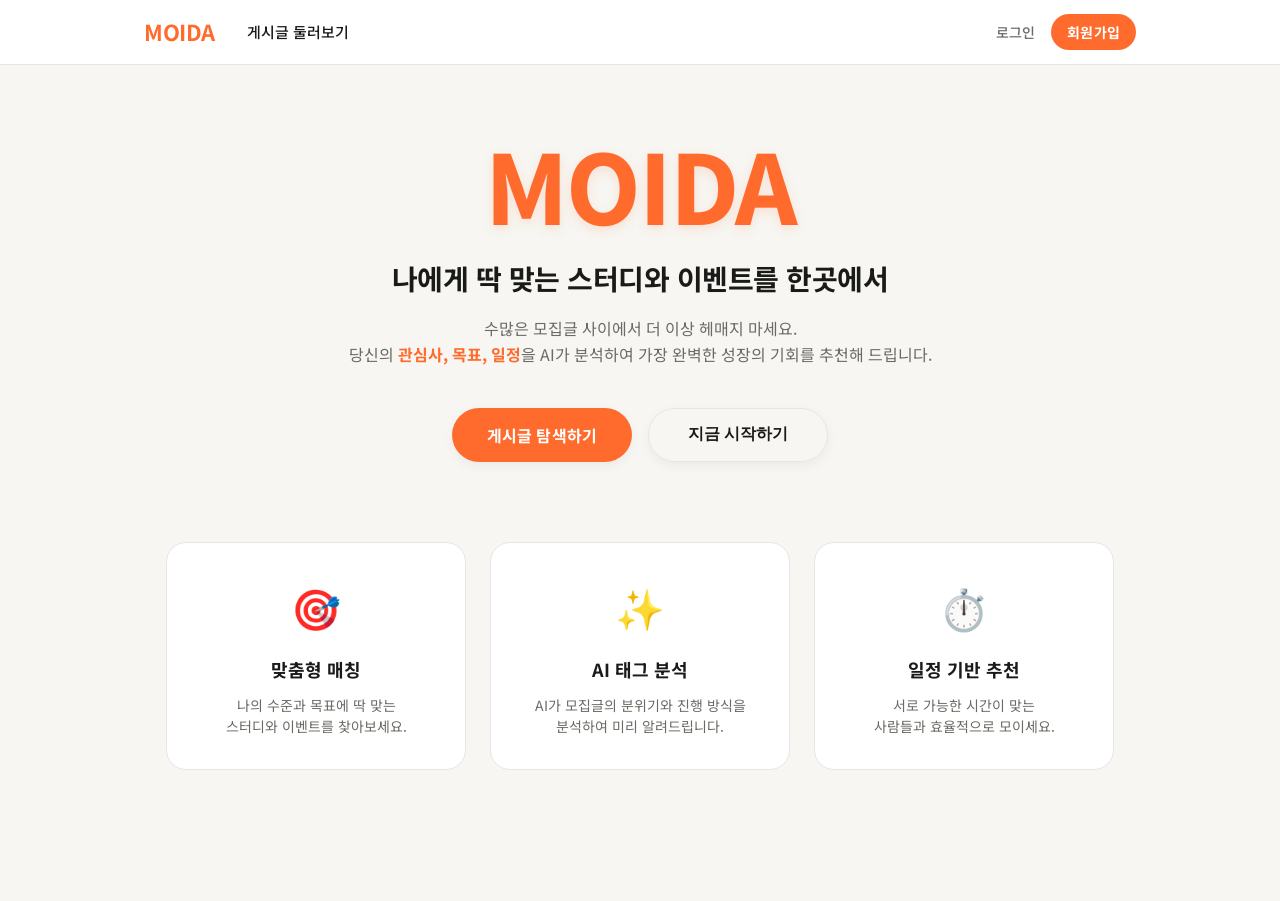
<file: src/main/resources/static/index.html>
<!DOCTYPE html>
<html lang="ko">
<head>
    <meta charset="UTF-8" />
    <meta name="viewport" content="width=device-width, initial-scale=1.0" />
    <title>MOIDA - 스터디·이벤트 매칭 플랫폼</title>
    <link href="https://fonts.googleapis.com/css2?family=Noto+Sans+KR:wght@400;500;700&display=swap" rel="stylesheet">
    <link rel="stylesheet" href="css/common.css" />
    <link rel="stylesheet" href="css/main.css" />
</head>
<body>

<header class="app-header">
    <div class="header-container main-header">
        <div class="header-left">
            <a href="index.html" class="header-logo">MOIDA</a>
            <nav class="header-nav">
                <a href="post.html" class="nav-link">게시글 둘러보기</a>
            </nav>
        </div>

        <div class="header-auth">
            <a href="login.html" class="btn-text">로그인</a>
            <a href="signup.html" class="btn-primary btn-sm">회원가입</a>
        </div>
    </div>
</header>

<main class="main-wrapper">
    <section class="hero-section">
        <h1 class="hero-logo">MOIDA</h1>
        <h2 class="hero-title">나에게 딱 맞는 스터디와 이벤트를 한곳에서</h2>
        <p class="hero-desc">
            수많은 모집글 사이에서 더 이상 헤매지 마세요.<br>
            당신의 <b>관심사, 목표, 일정</b>을 AI가 분석하여 가장 완벽한 성장의 기회를 추천해 드립니다.
        </p>

        <div class="hero-actions">
            <button class="btn-primary hero-btn" onclick="location.href='post.html'">게시글 탐색하기</button>
            <button class="btn-outline hero-btn" onclick="location.href='login.html'">지금 시작하기</button>
        </div>
    </section>

    <section class="features-section">
        <div class="feature-card">
            <div class="feature-icon">🎯</div>
            <h3 class="feature-title">맞춤형 매칭</h3>
            <p class="feature-desc">나의 수준과 목표에 딱 맞는<br>스터디와 이벤트를 찾아보세요.</p>
        </div>
        <div class="feature-card">
            <div class="feature-icon">✨</div>
            <h3 class="feature-title">AI 태그 분석</h3>
            <p class="feature-desc">AI가 모집글의 분위기와 진행 방식을<br>분석하여 미리 알려드립니다.</p>
        </div>
        <div class="feature-card">
            <div class="feature-icon">⏱️</div>
            <h3 class="feature-title">일정 기반 추천</h3>
            <p class="feature-desc">서로 가능한 시간이 맞는<br>사람들과 효율적으로 모이세요.</p>
        </div>
    </section>
</main>

</body>
</html>
</file>
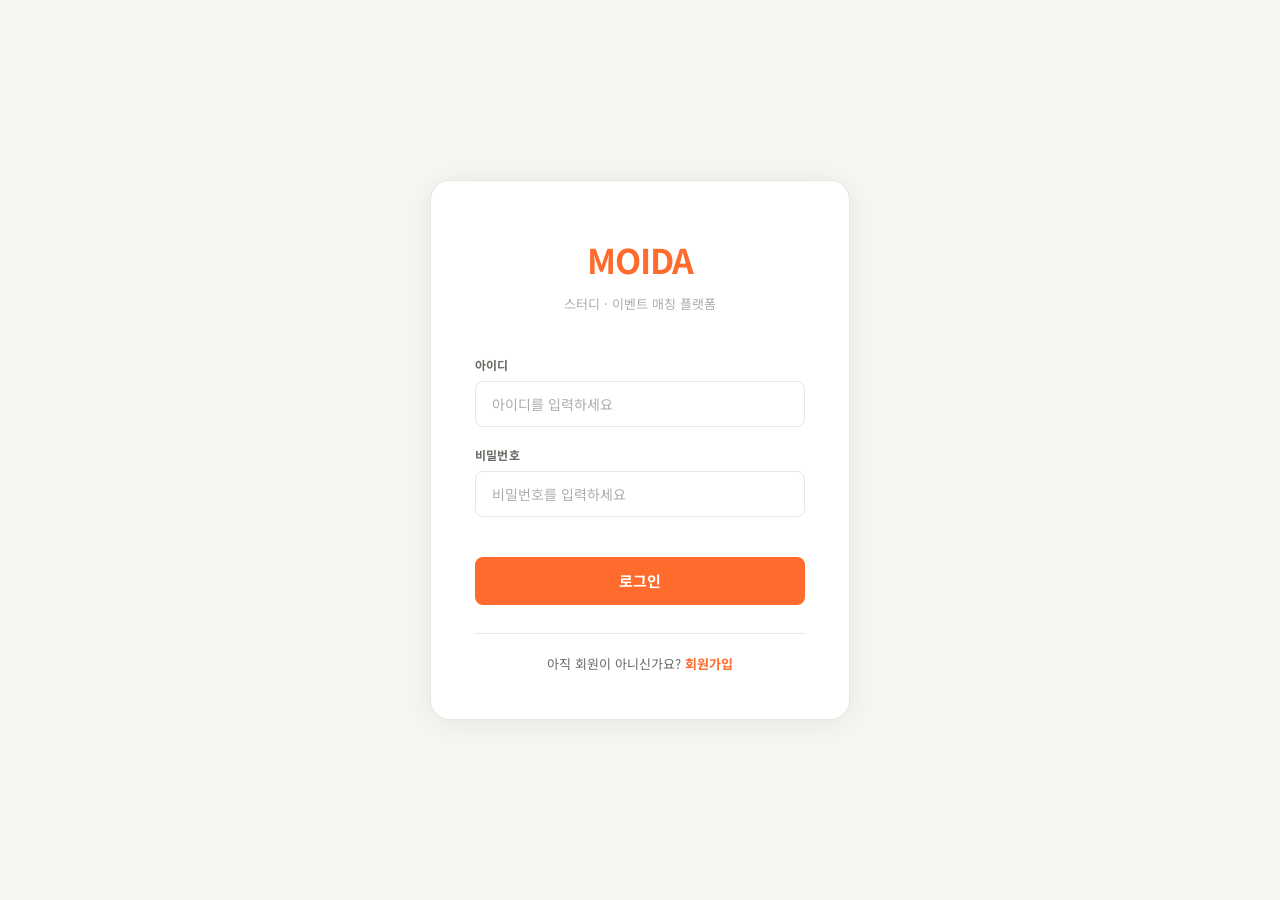
<file: src/main/resources/static/login.html>
<!DOCTYPE html>
<html lang="ko">
<head>
  <meta charset="UTF-8" />
  <meta name="viewport" content="width=device-width, initial-scale=1.0" />
  <title>MOIDA - 로그인</title>
  <link href="https://fonts.googleapis.com/css2?family=Noto+Sans+KR:wght@400;500;700&display=swap" rel="stylesheet">
  <link rel="stylesheet" href="css/common.css" />
  <link rel="stylesheet" href="css/auth.css" />
</head>
<body>

<div class="auth-bg">
  <div class="auth-card">

    <div class="auth-logo">MOIDA</div>
    <p class="auth-sub">스터디 · 이벤트 매칭 플랫폼</p>

    <div class="auth-form">
      <div class="field">
        <label class="field-label" for="username">아이디</label>
        <input class="field-input" id="username" type="text" placeholder="아이디를 입력하세요" />
      </div>

      <div class="field">
        <label class="field-label" for="password">비밀번호</label>
        <input class="field-input" id="password" type="password" placeholder="비밀번호를 입력하세요" />
      </div>

      <p class="error-msg" id="errorMsg"></p>

      <button class="btn-primary" type="button" onclick="handleLogin()">로그인</button>
    </div>

    <hr class="auth-divider" />

    <p class="auth-footer">
      아직 회원이 아니신가요? <a href="signup.html">회원가입</a>
    </p>

  </div>
</div>

<script src="js/api.js"></script>
<script src="js/auth.js"></script>
</body>
</html>
</file>
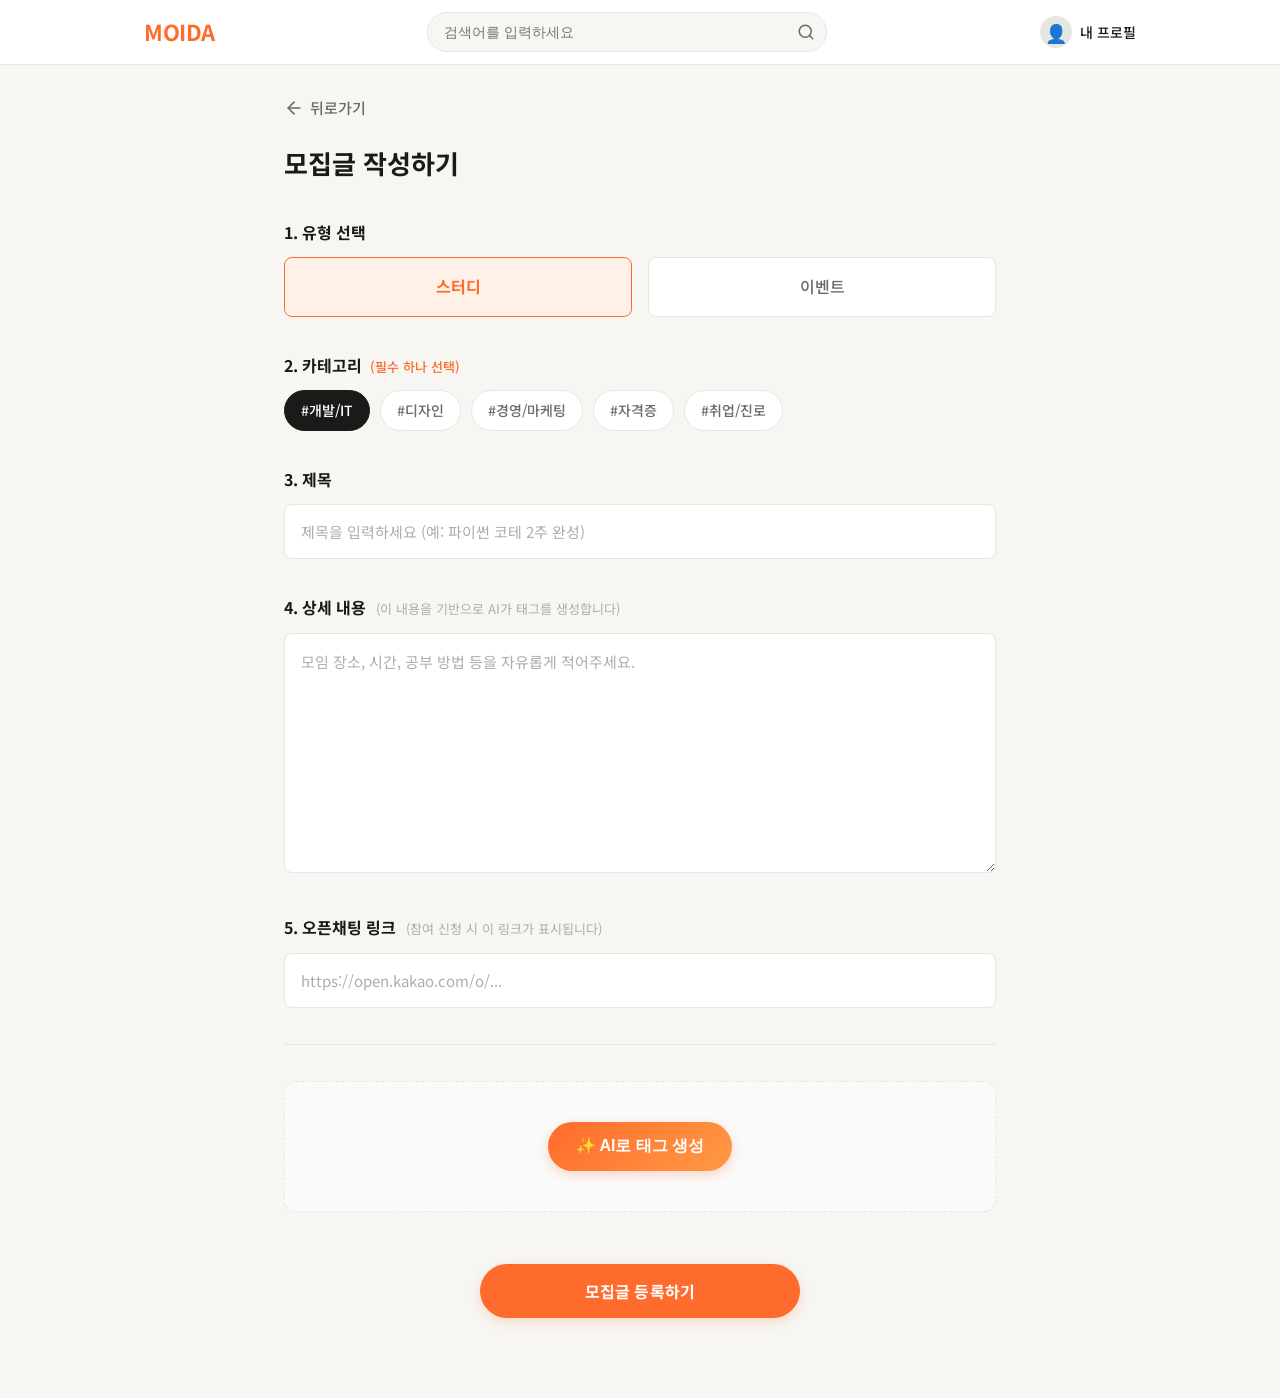
<file: src/main/resources/static/post-write.html>
<!DOCTYPE html>
<html lang="ko">
<head>
    <meta charset="UTF-8" />
    <meta name="viewport" content="width=device-width, initial-scale=1.0" />
    <title>MOIDA - 모집글 작성</title>
    <link href="https://fonts.googleapis.com/css2?family=Noto+Sans+KR:wght@400;500;700&display=swap" rel="stylesheet">
    <link rel="stylesheet" href="css/common.css" />
    <link rel="stylesheet" href="css/post-write.css" />
</head>
<body>

<header class="app-header">
    <div class="header-container">
        <a href="post.html" class="header-logo">MOIDA</a>
        <div class="header-search">
            <input type="text" placeholder="검색어를 입력하세요" />
            <button type="button" class="btn-search" id="searchBtn">
                <svg width="18" height="18" viewBox="0 0 24 24" fill="none" stroke="currentColor" stroke-width="2" stroke-linecap="round" stroke-linejoin="round">
                    <circle cx="11" cy="11" r="8"></circle>
                    <line x1="21" y1="21" x2="16.65" y2="16.65"></line>
                </svg>
            </button>
        </div>
        <div class="header-profile">
            <div class="profile-avatar">👤</div>
            <span>내 프로필</span>
        </div>
    </div>
</header>

<main class="container write-container">

    <div class="top-actions">
        <button class="btn-back" onclick="location.href='post.html'">
            <svg width="20" height="20" viewBox="0 0 24 24" fill="none" stroke="currentColor" stroke-width="2" stroke-linecap="round" stroke-linejoin="round">
                <line x1="19" y1="12" x2="5" y2="12"></line>
                <polyline points="12 19 5 12 12 5"></polyline>
            </svg>
            뒤로가기
        </button>
    </div>

    <h1 class="page-title">모집글 작성하기</h1>

    <form class="write-form" onsubmit="event.preventDefault(); submitPost();">

        <div class="form-section">
            <label class="section-label">1. 유형 선택</label>
            <div class="type-group">
                <label class="type-option">
                    <input type="radio" name="post_type" value="study" checked />
                    <div class="type-box">스터디</div>
                </label>
                <label class="type-option">
                    <input type="radio" name="post_type" value="event" />
                    <div class="type-box">이벤트</div>
                </label>
            </div>
        </div>

        <div class="form-section">
            <label class="section-label">2. 카테고리 <span class="required">(필수 하나 선택)</span></label>
            <div class="category-group">
                <label class="cat-option">
                    <input type="radio" name="category" value="개발/IT" checked />
                    <span>#개발/IT</span>
                </label>
                <label class="cat-option">
                    <input type="radio" name="category" value="디자인" />
                    <span>#디자인</span>
                </label>
                <label class="cat-option">
                    <input type="radio" name="category" value="경영/마케팅" />
                    <span>#경영/마케팅</span>
                </label>
                <label class="cat-option">
                    <input type="radio" name="category" value="자격증" />
                    <span>#자격증</span>
                </label>
                <label class="cat-option">
                    <input type="radio" name="category" value="취업/진로" />
                    <span>#취업/진로</span>
                </label>
            </div>
        </div>

        <div class="form-section">
            <label class="section-label" for="post_title">3. 제목</label>
            <input type="text" id="post_title" class="write-input" placeholder="제목을 입력하세요 (예: 파이썬 코테 2주 완성)" required />
        </div>

        <div class="form-section">
            <label class="section-label" for="post_content">
                4. 상세 내용
                <span class="sub-label">(이 내용을 기반으로 AI가 태그를 생성합니다)</span>
            </label>
            <textarea id="post_content" class="write-textarea" placeholder="모임 장소, 시간, 공부 방법 등을 자유롭게 적어주세요." required></textarea>
        </div>

        <div class="form-section">
            <label class="section-label" for="open_chat">
                5. 오픈채팅 링크
                <span class="sub-label">(참여 신청 시 이 링크가 표시됩니다)</span>
            </label>
            <input type="text" id="open_chat" class="write-input" placeholder="https://open.kakao.com/o/..." />
        </div>

        <hr class="divider" />

        <div class="ai-generate-area">
            <button type="button" class="btn-ai" onclick="generateTags()">
                ✨ AI로 태그 생성
            </button>

            <div id="ai_result" class="ai-result-tags">
            </div>
        </div>

        <div class="submit-area">
            <button type="submit" class="btn-primary btn-submit">모집글 등록하기</button>
        </div>

    </form>
</main>
<script src="js/api.js?v=2"></script>
<script src="js/post-write.js?v=2"></script>
</body>
</html>
</file>
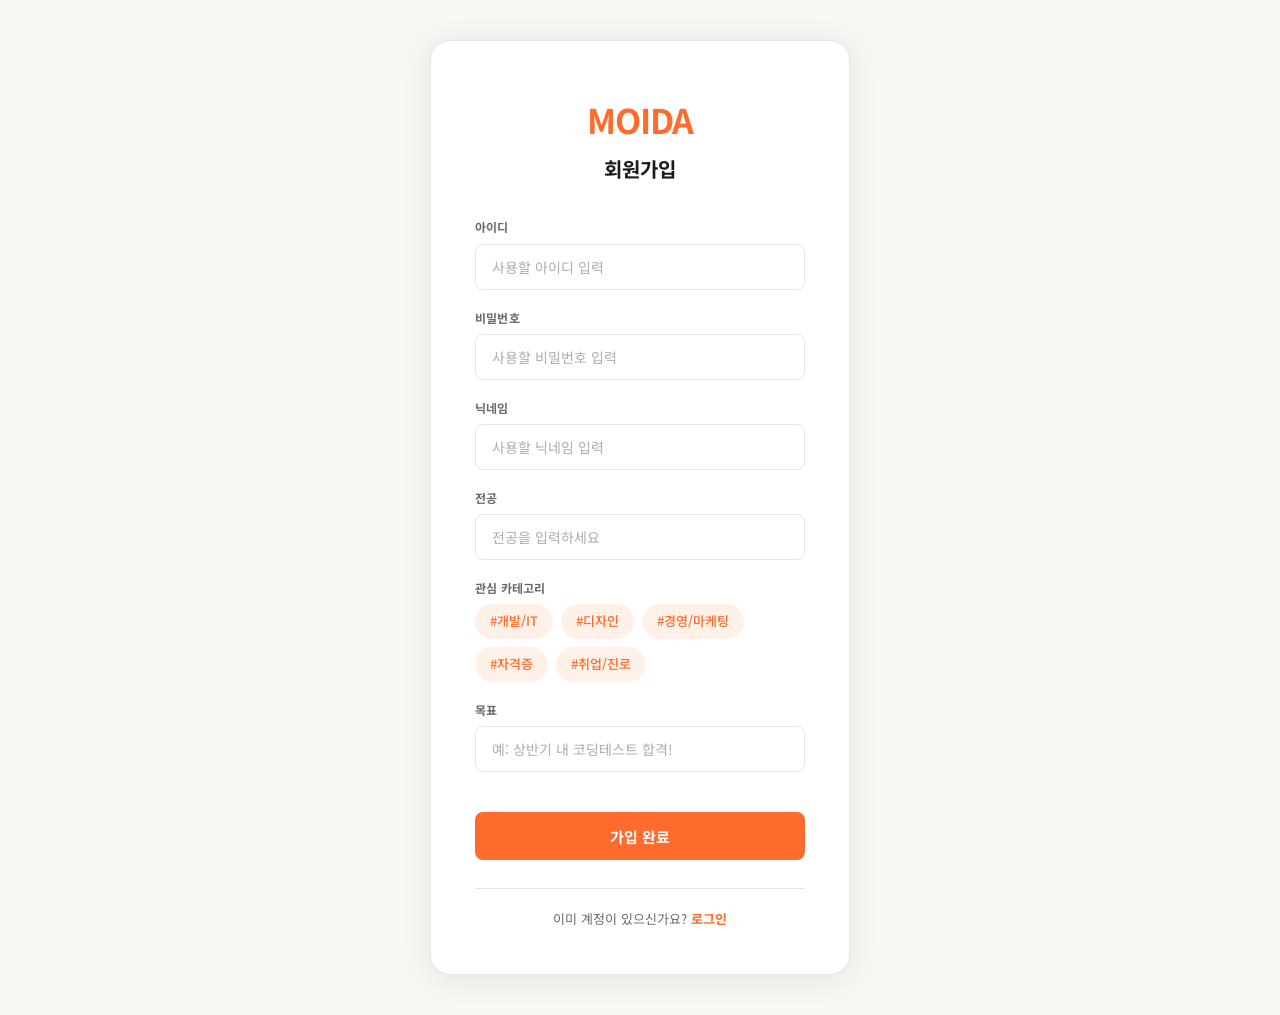
<file: src/main/resources/static/signup.html>
<!DOCTYPE html>
<html lang="ko">
<head>
    <meta charset="UTF-8" />
    <meta name="viewport" content="width=device-width, initial-scale=1.0" />
    <title>MOIDA - 회원가입</title>
    <link href="https://fonts.googleapis.com/css2?family=Noto+Sans+KR:wght@400;500;700&display=swap" rel="stylesheet">
    <link rel="stylesheet" href="css/common.css" />
    <link rel="stylesheet" href="css/auth.css" />
</head>
<body>

<div class="auth-bg">
    <div class="auth-card">

        <div class="auth-logo">MOIDA</div>
        <p class="auth-title">회원가입</p>

        <div class="auth-form">

            <div class="field">
                <label class="field-label" for="username">아이디</label>
                <input class="field-input" id="username" type="text" placeholder="사용할 아이디 입력" />
            </div>

            <div class="field">
                <label class="field-label" for="password">비밀번호</label>
                <input class="field-input" id="password" type="password" placeholder="사용할 비밀번호 입력" />
            </div>

            <div class="field">
                <label class="field-label" for="nickname">닉네임</label>
                <input class="field-input" id="nickname" type="text" placeholder="사용할 닉네임 입력" />
            </div>

            <div class="field">
                <label class="field-label" for="major">전공</label>
                <input class="field-input" id="major" type="text" placeholder="전공을 입력하세요" />
            </div>

            <div class="field">
                <label class="field-label">관심 카테고리</label>
                <div class="tag-group">
                    <label class="tag-option"><input type="checkbox" name="category" value="개발/IT" /><span>#개발/IT</span></label>
                    <label class="tag-option"><input type="checkbox" name="category" value="디자인" /><span>#디자인</span></label>
                    <label class="tag-option"><input type="checkbox" name="category" value="경영/마케팅" /><span>#경영/마케팅</span></label>
                    <label class="tag-option"><input type="checkbox" name="category" value="자격증" /><span>#자격증</span></label>
                    <label class="tag-option"><input type="checkbox" name="category" value="취업/진로" /><span>#취업/진로</span></label>
                </div>
            </div>

            <div class="field">
                <label class="field-label" for="goal">목표</label>
                <input class="field-input" id="goal" type="text" placeholder="예: 상반기 내 코딩테스트 합격!" />
            </div>

            <p class="error-msg" id="errorMsg"></p>

            <button class="btn-primary" type="button" onclick="handleSignup()">가입 완료</button>

        </div>

        <hr class="auth-divider" />

        <p class="auth-footer">
            이미 계정이 있으신가요? <a href="login.html">로그인</a>
        </p>

    </div>
</div>

<script src="js/api.js"></script>
<script src="js/auth.js"></script>
</body>
</html>
</file>
<file: src/main/resources/static/css/common.css>
@import url('https://fonts.googleapis.com/css2?family=Noto+Sans+KR:wght@400;500;700&display=swap');

:root {
  --primary:      #FF6B2C;
  --primary-dark: #E55A1B;
  --primary-bg:   #FFF0E8;
  --bg:           #F7F6F2;
  --surface:      #FFFFFF;
  --border:       #E8E6E1;
  --text:         #1A1A18;
  --text-sub:     #6B6B65;
  --text-muted:   #ADADAA;
  --radius-sm:    8px;
  --radius-md:    12px;
  --radius-lg:    20px;
}

* {
  box-sizing: border-box;
  margin: 0;
  padding: 0;
}

body {
  font-family: 'Noto Sans KR', -apple-system, sans-serif;
  background: var(--bg);
  color: var(--text);
  font-size: 15px;
  line-height: 1.6;
}

a {
  color: var(--primary);
  font-weight: 700;
  text-decoration: none;
}

a:hover {
  text-decoration: underline;
}


/* ── 공통 레이아웃 (추가) ─────────────────── */
.container {
  max-width: 1040px;
  margin: 0 auto;
  padding: 0 24px;
}

/* ── 공통 헤더 (추가) ───────────────────── */
.app-header {
  background: var(--surface);
  border-bottom: 1px solid var(--border);
  position: sticky;
  top: 0;
  z-index: 100;
}

.header-container {
  max-width: 1040px;
  margin: 0 auto;
  height: 64px;
  padding: 0 24px;
  display: flex;
  align-items: center;
  justify-content: space-between;
}

.header-logo {
  font-size: 22px;
  font-weight: 700;
  color: var(--primary);
  letter-spacing: -0.5px;
}

.header-logo:hover {
  text-decoration: none;
}

.header-search {
  flex: 1;
  max-width: 400px;
  margin: 0 24px;
  position: relative;
  display: flex;
  align-items: center;
}

.header-search input {
  width: 100%;
  height: 40px;
  padding: 0 40px 0 16px;
  border: 1.5px solid var(--border);
  border-radius: 999px;
  font-size: 14px;
  background: var(--bg);
  outline: none;
  transition: border-color 0.15s, background 0.15s;
}

.header-search input:focus {
  border-color: var(--primary);
  background: var(--surface);
}
/* 돋보기 버튼 디자인 추가 */
.btn-search {
  position: absolute;
  right: 6px;
  width: 30px;
  height: 30px;
  background: transparent;
  border: none;
  border-radius: 50%;
  cursor: pointer;
  color: var(--text-sub);
  display: flex;
  align-items: center;
  justify-content: center;
  transition: all 0.2s;
}

.btn-search:hover {
  color: var(--primary);
  background: var(--border);
}

.header-profile {
  display: flex;
  align-items: center;
  gap: 8px;
  cursor: pointer;
  font-size: 14px;
  font-weight: 500;
  color: var(--text);
}

.profile-avatar {
  width: 32px;
  height: 32px;
  border-radius: 50%;
  background: var(--border);

  display: flex;
  align-items: center;
  justify-content: center;


  font-size: 18px;
  color: var(--text-muted);
  user-select: none;
}


/* ── 공통 버튼 스타일 ───────────────────── */
.btn-primary {
  height: 48px;
  border: none;
  background: var(--primary);
  color: #fff;
  font-size: 15px;
  font-weight: 700;
  font-family: inherit;
  cursor: pointer;
  transition: all 0.2s ease;
  letter-spacing: 0.2px;
  display: inline-flex;
  align-items: center;
  justify-content: center;
}

.btn-primary:hover {
  background: var(--primary-dark);
}

.btn-primary:active {
  transform: scale(0.97);
}
</file>
<file: src/main/resources/static/css/main.css>
/* ── 메인 전용 헤더 레이아웃 조정 ──────────────── */
.main-header {
  display: flex;
  justify-content: space-between;
}

.header-left {
  display: flex;
  align-items: center;
  gap: 32px;
}

.header-nav {
  display: flex;
  align-items: center;
}

.nav-link {
  font-size: 15px;
  font-weight: 500;
  color: var(--text);
  transition: color 0.2s;
}

.nav-link:hover {
  color: var(--primary);
  text-decoration: none;
}

.header-auth {
  display: flex;
  align-items: center;
  gap: 16px;
}

.btn-text {
  font-size: 14px;
  font-weight: 500;
  color: var(--text-sub);
  transition: color 0.2s;
}

.btn-text:hover {
  color: var(--text);
  text-decoration: none;
}

.btn-sm {
  height: 36px;
  padding: 0 16px;
  font-size: 14px;
  border-radius: 999px;
}

/* ── 메인 래퍼 ──────────────────────────────── */
.main-wrapper {
  min-height: calc(100vh - 64px);
  display: flex;
  flex-direction: column;
  align-items: center;
  justify-content: center;
  padding: 40px 24px 100px;
}

/* ── 히어로 섹션 (중앙 로고 부분) ────────────── */
.hero-section {
  text-align: center;
  max-width: 800px;
  margin: 0 auto 80px;
  animation: fadeInDown 0.8s ease-out;
}

.hero-logo {
  font-size: 96px;
  font-weight: 800;
  color: var(--primary);
  letter-spacing: -2px;
  line-height: 1;
  margin-bottom: 24px;
  text-shadow: 0 4px 12px rgba(255, 107, 44, 0.15);
}

.hero-title {
  font-size: 28px;
  font-weight: 700;
  color: var(--text);
  margin-bottom: 16px;
  letter-spacing: -0.5px;
}

.hero-desc {
  font-size: 16px;
  color: var(--text-sub);
  line-height: 1.6;
  margin-bottom: 40px;
}

.hero-desc b {
  color: var(--primary);
  font-weight: 700;
}

/* ── 히어로 버튼 ────────────────────────────── */
.hero-actions {
  display: flex;
  justify-content: center;
  gap: 16px;
}

.hero-btn {
  width: auto;
  min-width: 180px;
  height: 54px;
  font-size: 16px;
  border-radius: 999px;
  box-shadow: 0 4px 12px rgba(0, 0, 0, 0.05);
}

.btn-outline {
  background: transparent;
  border: 1.5px solid var(--border);
  color: var(--text);
  font-weight: 700;
  cursor: pointer;
  transition: all 0.2s;
}

.btn-outline:hover {
  border-color: var(--text);
  background: var(--surface);
}

/* ── 특징(Features) 섹션 ────────────────────── */
.features-section {
  display: flex;
  justify-content: center;
  gap: 24px;
  flex-wrap: wrap;
  max-width: 1040px;
  margin: 0 auto;
  animation: fadeInUp 0.8s ease-out 0.2s both;
}

.feature-card {
  background: var(--surface);
  border: 1px solid var(--border);
  border-radius: var(--radius-lg);
  padding: 32px 24px;
  width: 300px;
  text-align: center;
  transition: transform 0.2s, box-shadow 0.2s;
}

.feature-card:hover {
  transform: translateY(-8px);
  box-shadow: 0 12px 24px rgba(0, 0, 0, 0.05);
  border-color: #ffe0d1;
}

.feature-icon {
  font-size: 40px;
  margin-bottom: 16px;
}

.feature-title {
  font-size: 18px;
  font-weight: 700;
  color: var(--text);
  margin-bottom: 12px;
}

.feature-desc {
  font-size: 14px;
  color: var(--text-sub);
  line-height: 1.5;
}

/* ── 애니메이션 ────────────────────────────── */
@keyframes fadeInDown {
  from { opacity: 0; transform: translateY(-20px); }
  to { opacity: 1; transform: translateY(0); }
}

@keyframes fadeInUp {
  from { opacity: 0; transform: translateY(20px); }
  to { opacity: 1; transform: translateY(0); }
}
</file>
<file: src/main/resources/static/css/auth.css>
/* ── 공통 레이아웃 ───────────────────────── */

.auth-bg {
  min-height: 100vh;
  display: flex;
  align-items: center;
  justify-content: center;
  background: var(--bg);
  padding: 40px 24px;
}

.auth-card {
  width: 100%;
  max-width: 420px;
  background: var(--surface);
  border-radius: var(--radius-lg);
  border: 1px solid var(--border);
  padding: 52px 44px 44px;
  box-shadow: 0 4px 32px rgba(0, 0, 0, 0.07);
}

/* ── 로고 / 타이틀 ───────────────────────── */

.auth-logo {
  text-align: center;
  font-size: 34px;
  font-weight: 700;
  color: var(--primary);
  letter-spacing: -1px;
  margin-bottom: 6px;
}

.auth-sub {
  text-align: center;
  font-size: 13px;
  color: var(--text-muted);
  margin-bottom: 40px;
}

.auth-title {
  text-align: center;
  font-size: 20px;
  font-weight: 700;
  color: var(--text);
  margin-bottom: 32px;
}

/* ── 폼 ─────────────────────────────────── */

.auth-form {
  display: flex;
  flex-direction: column;
  gap: 18px;
}

.field {
  display: flex;
  flex-direction: column;
  gap: 7px;
}

.field-label {
  font-size: 12px;
  font-weight: 700;
  color: var(--text-sub);
  letter-spacing: 0.2px;
}

.field-input {
  width: 100%;
  height: 46px;
  padding: 0 16px;
  border: 1.5px solid var(--border);
  border-radius: var(--radius-sm);
  font-size: 14px;
  font-family: inherit;
  color: var(--text);
  background: var(--surface);
  outline: none;
  transition: border-color 0.15s, box-shadow 0.15s;
}

.field-input::placeholder {
  color: var(--text-muted);
}

.field-input:focus {
  border-color: var(--primary);
  box-shadow: 0 0 0 3px rgba(255, 107, 44, 0.12);
}

/* ── 카테고리 태그 선택 ───────────────────── */

.tag-group {
  display: flex;
  flex-wrap: wrap;
  gap: 8px;
}

.tag-option {
  cursor: pointer;
}

.tag-option input[type="checkbox"] {
  display: none;
}

.tag-option span {
  display: inline-block;
  padding: 6px 14px;
  border-radius: 999px;
  font-size: 13px;
  font-weight: 500;
  background: var(--primary-bg);
  color: var(--primary);
  border: 1.5px solid transparent;
  transition: all 0.15s;
  user-select: none;
}

.tag-option input[type="checkbox"]:checked + span {
  background: var(--primary);
  color: #fff;
}

.tag-option span:hover {
  border-color: var(--primary);
}

/* ── 버튼 ────────────────────────────────── */

.btn-primary {
  width: 100%;
  height: 48px;
  margin-top: 4px;
  border: none;
  border-radius: var(--radius-sm);
  background: var(--primary);
  color: #fff;
  font-size: 15px;
  font-weight: 700;
  font-family: inherit;
  cursor: pointer;
  transition: background 0.15s;
  letter-spacing: 0.2px;
}

.btn-primary:hover {
  background: var(--primary-dark);
}

.btn-primary:active {
  transform: scale(0.99);
}

/* ── 하단 ────────────────────────────────── */

.auth-divider {
  border: none;
  border-top: 1px solid var(--border);
  margin: 28px 0 20px;
}

.auth-footer {
  text-align: center;
  font-size: 13px;
  color: var(--text-sub);
}
</file>
<file: src/main/resources/static/css/post-write.css>
/* ── 레이아웃 ───────────────────────────── */
.write-container {
  max-width: 760px;
  padding-top: 32px;
  padding-bottom: 80px;
}

.top-actions { margin-bottom: 24px; }
.btn-back {
  background: none; border: none; font-size: 15px; font-weight: 500;
  color: var(--text-sub); cursor: pointer; display: flex; align-items: center;
  gap: 6px; padding: 0; font-family: inherit; transition: color 0.2s;
}
.btn-back:hover { color: var(--text); }

.page-title {
  font-size: 26px;
  font-weight: 700;
  color: var(--text);
  margin-bottom: 36px;
}

/* ── 폼 섹션 공통 ───────────────────────── */
.write-form {
  display: flex;
  flex-direction: column;
  gap: 36px; /* 각 항목 사이 간격 */
}

.section-label {
  display: block;
  font-size: 16px;
  font-weight: 700;
  color: var(--text);
  margin-bottom: 12px;
}

.required {
  font-size: 13px;
  color: var(--primary);
  font-weight: 500;
  margin-left: 4px;
}

.sub-label {
  font-size: 13px;
  color: var(--text-muted);
  font-weight: 400;
  margin-left: 6px;
}

/* ── 1. 유형 선택 (라디오 버튼 디자인) ──────── */
.type-group {
  display: flex;
  gap: 16px;
}

.type-option {
  flex: 1; /* 스터디/이벤트 버튼 크기 반반씩 */
  cursor: pointer;
}

.type-option input { display: none; }

.type-box {
  text-align: center;
  padding: 16px;
  border: 1.5px solid var(--border);
  border-radius: var(--radius-sm);
  font-size: 16px;
  font-weight: 500;
  color: var(--text-sub);
  background: var(--surface);
  transition: all 0.2s;
}

/* 체크되었을 때의 스타일 */
.type-option input:checked + .type-box {
  border-color: var(--primary);
  background: var(--primary-bg);
  color: var(--primary);
  font-weight: 700;
}

/* ── 2. 카테고리 태그 선택 ────────────────── */
.category-group {
  display: flex;
  flex-wrap: wrap;
  gap: 10px;
}

.cat-option { cursor: pointer; }
.cat-option input { display: none; }

.cat-option span {
  display: inline-block;
  padding: 8px 16px;
  border-radius: 999px;
  font-size: 14px;
  font-weight: 500;
  background: var(--surface);
  color: var(--text-sub);
  border: 1px solid var(--border);
  transition: all 0.2s;
  user-select: none;
}

.cat-option input:checked + span {
  background: var(--text);
  color: #fff;
  border-color: var(--text);
}

/* ── 3, 4. 텍스트 입력 및 에어리어 ─────────── */
.write-input, .write-textarea {
  width: 100%;
  border: 1.5px solid var(--border);
  border-radius: var(--radius-sm);
  padding: 16px;
  font-size: 15px;
  font-family: inherit;
  color: var(--text);
  outline: none;
  transition: border-color 0.2s, box-shadow 0.2s;
  background: var(--surface);
}

.write-input::placeholder, .write-textarea::placeholder {
  color: var(--text-muted);
}

.write-input:focus, .write-textarea:focus {
  border-color: var(--primary);
  box-shadow: 0 0 0 3px rgba(255, 107, 44, 0.1);
}

.write-textarea {
  min-height: 240px;
  resize: vertical; /* 위아래로만 크기 조절 가능하게 */
  line-height: 1.6;
}

/* ── 구분선 ─────────────────────────────── */
.divider {
  border: none;
  border-top: 1px solid var(--border);
  margin: 0;
}

/* ── AI 태그 생성 영역 ───────────────────── */
.ai-generate-area {
  background: #FAFAFA;
  border: 1px dashed var(--border);
  border-radius: var(--radius-md);
  padding: 40px 24px;
  text-align: center;
}

.btn-ai {
  background: linear-gradient(135deg, #FF6B2C, #FF9A44);
  color: white;
  border: none;
  padding: 14px 28px;
  border-radius: 999px;
  font-weight: 700;
  font-size: 16px;
  cursor: pointer;
  box-shadow: 0 4px 12px rgba(255, 107, 44, 0.25);
  transition: transform 0.15s, box-shadow 0.15s;
}

.btn-ai:hover {
  transform: translateY(-2px);
  box-shadow: 0 6px 16px rgba(255, 107, 44, 0.35);
}

.ai-result-tags {
  display: none; /* 초기에는 숨김 */
  margin-top: 24px;
  justify-content: center;
  align-items: center;
  flex-wrap: wrap;
  gap: 10px;
}

.ai-result-tags.active {
  display: flex; /* 버튼 클릭 시 보임 */
  animation: fadeIn 0.4s ease forwards;
}

.ai-tag {
  background: var(--primary-bg);
  color: var(--primary);
  padding: 8px 16px;
  border-radius: 999px;
  font-size: 14px;
  font-weight: 700;
}

.ai-desc {
  font-size: 13px;
  color: var(--text-muted);
  margin-left: 8px;
}

@keyframes fadeIn {
  from { opacity: 0; transform: translateY(10px); }
  to { opacity: 1; transform: translateY(0); }
}

/* ── 하단 등록 버튼 영역 ─────────────────── */
.submit-area {
  display: flex;
  justify-content: center;
  margin-top: 16px;
}

.btn-submit {
  width: 100%;
  max-width: 320px;
  height: 54px;
  font-size: 16px;
  border-radius: 999px;
  box-shadow: 0 4px 12px rgba(255, 107, 44, 0.2);
}

/* ── 로딩 오버레이 ───────────────────────── */

.loading-overlay {
    position: fixed;
    top: 0;
    left: 0;
    width: 100%;
    height: 100%;
    background: rgba(0, 0, 0, 0.5);
    display: flex;
    align-items: center;
    justify-content: center;
    z-index: 999;
}

.loading-modal {
    background: #fff;
    border-radius: 16px;
    padding: 40px;
    display: flex;
    flex-direction: column;
    align-items: center;
    gap: 16px;
}

.loading-modal p {
    font-size: 15px;
    font-weight: 500;
    color: #6B6B65;
}

.loading-spinner {
    width: 40px;
    height: 40px;
    border: 4px solid #E8E6E1;
    border-top: 4px solid #FF6B2C;
    border-radius: 50%;
    animation: spin 0.8s linear infinite;
}

@keyframes spin {
    to { transform: rotate(360deg); }
}
</file>
